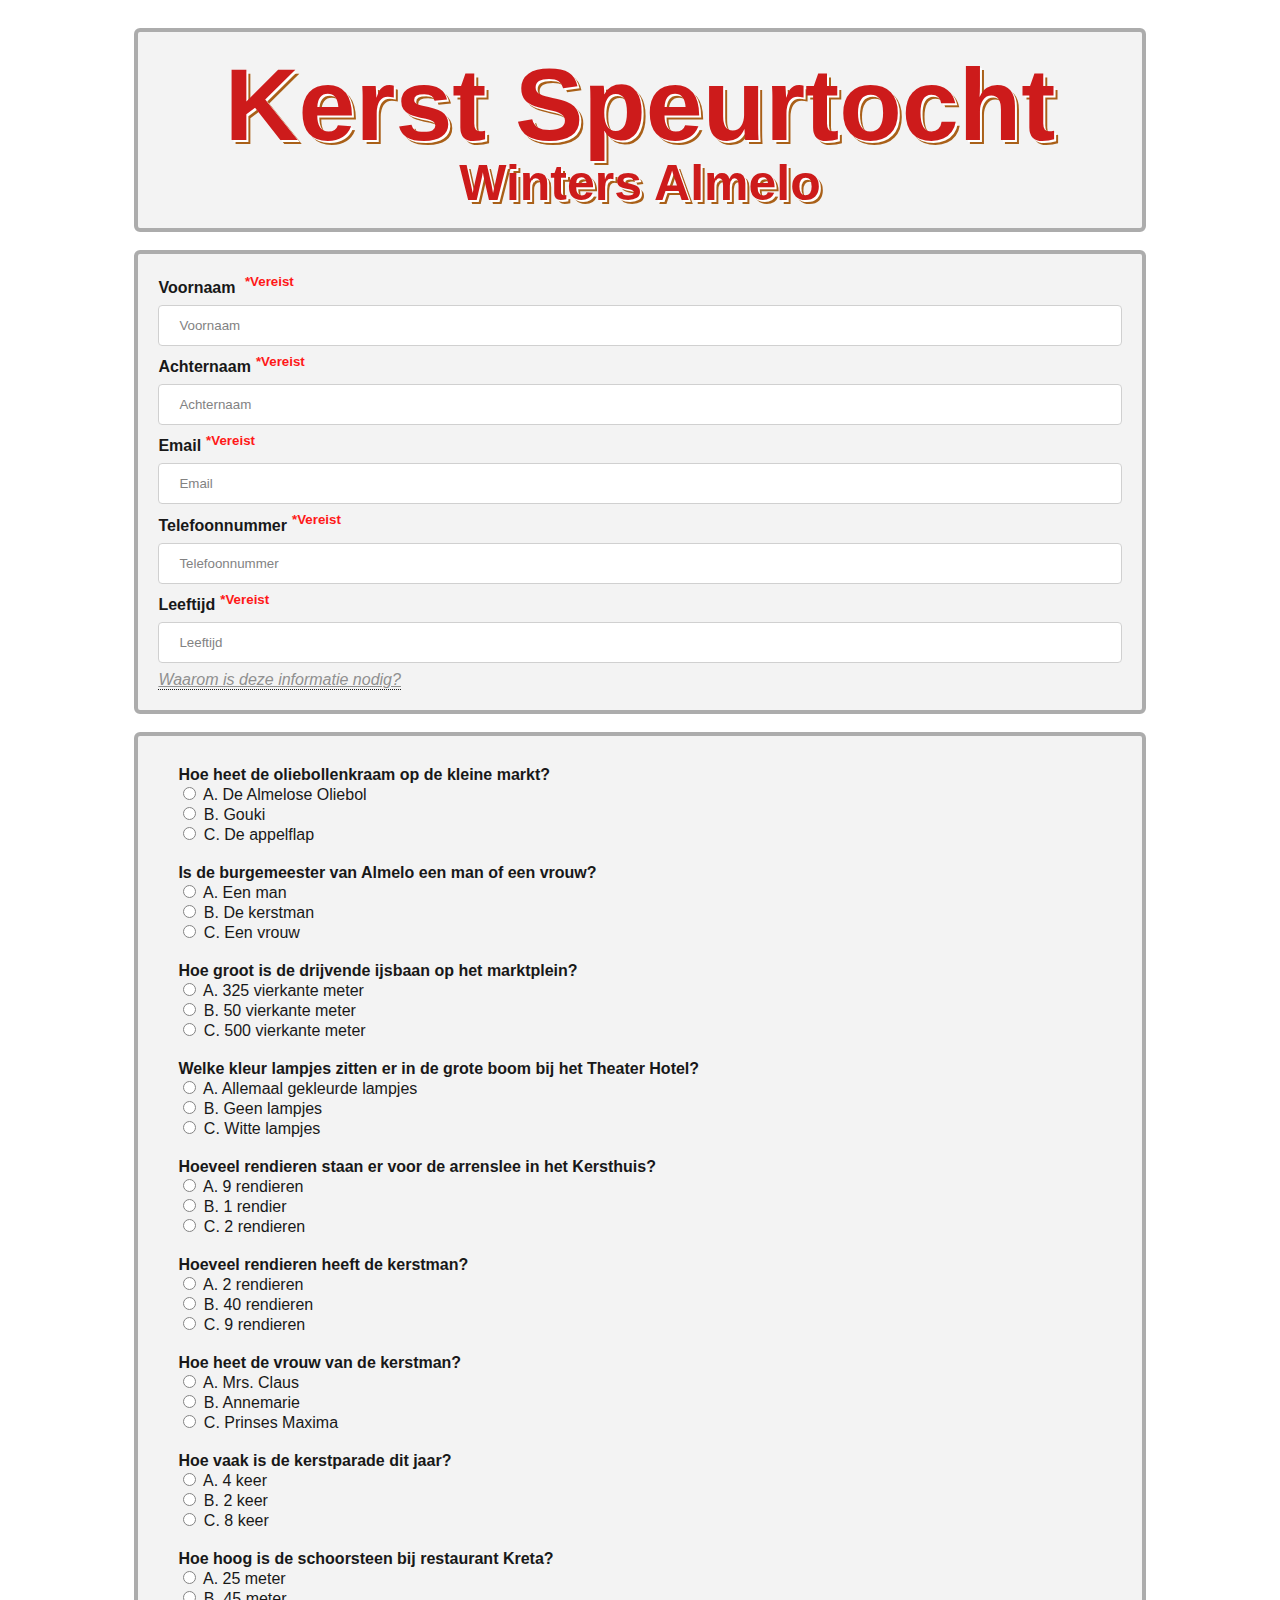
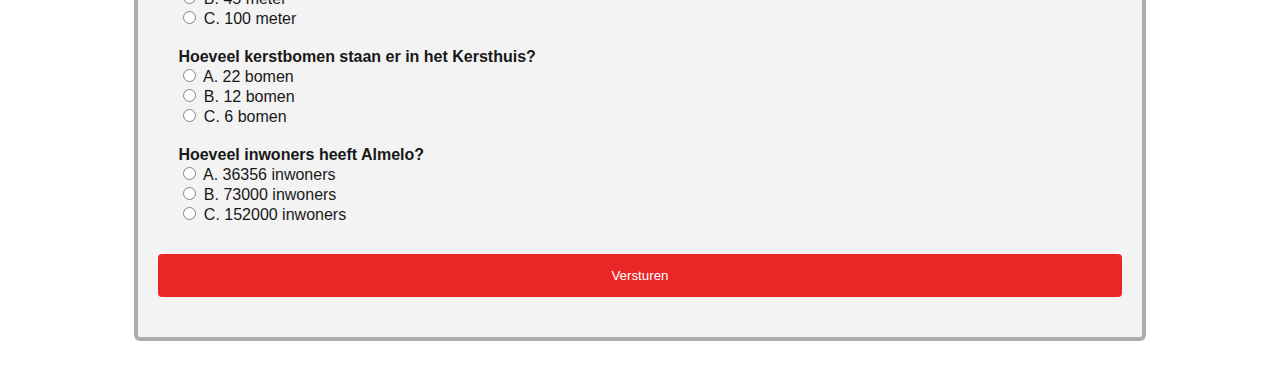
<file: input.html>
<!DOCTYPE html>
<html>
  <head>
    <meta http-equiv="content-type" content="text/html; charset=UTF-8">
    <meta http-equiv="X-UA-Compatible" content="IE=edge">
    <meta name="viewport" content="width=device-width, initial-scale=1">
    <title>Winters Almelo – Almelo Events</title>
    <meta name="robots" content="max-image-preview:large">
    <link rel="dns-prefetch" href="https://stats.wp.com/">
    <link href="https://fonts.gstatic.com/" crossorigin="" rel="preconnect">
    <link rel="stylesheet" id="fontawesome-css" href="https://almeloevents.nl/wp-content/plugins/pearl-header-builder/assets/frontend/assets/css/font-awesome.min.css?ver=1.3.6" type="text/css" media="all">
    <link rel="alternate" type="application/rss+xml" title="Almelo Events » feed" href="https://almeloevents.nl/feed/">
    <link rel="alternate" type="application/rss+xml" title="Almelo Events » reactiesfeed" href="https://almeloevents.nl/comments/feed/">
    <link rel="icon" href="https://almeloevents.nl/wp-content/uploads/2020/03/cropped-logo-1-32x32.png" sizes="32x32">
    <link rel="icon" href="https://almeloevents.nl/wp-content/uploads/2020/03/cropped-logo-1-192x192.png" sizes="192x192">
    <link rel="apple-touch-icon" href="https://almeloevents.nl/wp-content/uploads/2020/03/cropped-logo-1-180x180.png">
    <meta name="msapplication-TileImage" content="https://almeloevents.nl/wp-content/uploads/2020/03/cropped-logo-1-270x270.png">
  </head>
  <body onload="document.getElementById('inputForm').reset();">
    <div class="bodycont" style="max-width: 80%; padding-top: 20px; padding-bottom: 20px; padding-left: 10%">
      <div id="backstlt" style="
        display: flex;
        align-items: center;
        justify-content: center;
        line-height: 1;
        color: #c80303;
        font-size: 50px;
        text-shadow: 2px 2px 0px rgba(255, 255, 255, 1), 4px 4px 0px rgba(160, 79, 0, 1);
        font-weight: bold;
flex-direction: column;
align-items:center;
      "><span ;="" style="font-size: 8vw; max-width:100%; padding:2px;">Kerst Speurtocht</span>Winters Almelo</div>
      <br/>
      <form id="inputForm">
        <div class="identity" id="backstlt">
          <label for=”Voornaam” style="font-weight: 600;">Voornaam <sup style="color:#ff0000; padding-left:5px;"">*Vereist</sup></label>
          <input name="Voornaam" type="text" placeholder="Voornaam" required><br/>
          <label for=”Achternaam” style="font-weight: 600;">Achternaam<sup style="color:#ff0000; padding-left:5px;"">*Vereist</sup></label>
          <input name="Achternaam" type="text" placeholder="Achternaam" required><br/>
          <label for="Email" style="font-weight: 600;">Email<sup style="color:#ff0000; padding-left:5px;"">*Vereist</sup></label>
          <input name="Email" type="email" placeholder="Email" required><br/>
          <label for="Telefoonnummer" style="font-weight: 600;">Telefoonnummer<sup style="color:#ff0000; padding-left:5px;"">*Vereist</sup></label>
          <input name="Telefoonnummer" type="text" placeholder="Telefoonnummer" required><br/>
          <label for="Leeftijd" style="font-weight: 600;">Leeftijd<sup style="color:#ff0000; padding-left:5px;">*Vereist</sup></label>
          <input name="Leeftijd" type="text" placeholder="Leeftijd" required><br/>
          <div class="tooltip"><i>Waarom is deze informatie nodig?</i>
            <span class="tooltiptext">De ingegeven informatie:<i><ul><li>voornaam</li><li>achternaam</li><li>email</li><li>telefoonnummer</li><li>leeftijd</li></ul></i>word uitsluitend gebruikt voor deelname aan de kerstspeurtocht van Winters Almelo.<br/><br/>Deze informatie wordt enkel gebruikt om contact te kunnen leggen met betrekking tot de winactie en zal niet worden gedeeld met externe partijen.<br/><br/>De opgegeven informatie betreffend de naam van de deelnemer, mag worden vermeld op de social media pagina's van Almelo Events om de winaar van de kerstspeurtocht te vermelden.</span>
          </div> 
        </div>
        <br/>
        <div class="vragen" id="backstlt">
          <div id="vraag">
          <label>Hoe heet de oliebollenkraam op de kleine markt?</label><br/>
          <input style="padding-top:10px;" name="Antwoord #1" type="radio" value="A" required> A. De Almelose Oliebol<br/>
          <input name="Antwoord #1" type="radio" value="B" required> B. Gouki<br/>
          <input name="Antwoord #1" type="radio" value="C" required> C. De appelflap
        </div>
        <div id="vraag">
          <label>Is de burgemeester van Almelo een man of een vrouw?</label><br/>
          <input name="Antwoord #2" type="radio" value="A" required> A. Een man<br/>
          <input name="Antwoord #2" type="radio" value="B" required> B. De kerstman<br/>
          <input name="Antwoord #2" type="radio" value="C" required> C. Een vrouw
        </div>
        <div id="vraag">
          <label>Hoe groot is de drijvende ijsbaan op het marktplein?</label><br/>
          <input name="Antwoord #3" type="radio" value="A" required> A. 325 vierkante meter<br/>
          <input name="Antwoord #3" type="radio" value="B" required> B. 50 vierkante meter<br/>
          <input name="Antwoord #3" type="radio" value="C" required> C. 500 vierkante meter
        </div>
        <div id="vraag">
          <label>Welke kleur lampjes zitten er in de grote boom bij het Theater Hotel?</label><br/>
          <input name="Antwoord #4" type="radio" value="A" required> A. Allemaal gekleurde lampjes<br/>
          <input name="Antwoord #4" type="radio" value="B" required> B. Geen lampjes<br/>
          <input name="Antwoord #4" type="radio" value="C" required> C. Witte lampjes
        </div>
        <div id="vraag">
          <label>Hoeveel rendieren staan er voor de arrenslee in het Kersthuis?</label><br/>
          <input name="Antwoord #5" type="radio" value="A" required> A. 9 rendieren<br/>
          <input name="Antwoord #5" type="radio" value="B" required> B. 1 rendier<br/>
          <input name="Antwoord #5" type="radio" value="C" required> C. 2 rendieren
        </div>
        <div id="vraag">
          <label>Hoeveel rendieren heeft de kerstman?</label><br/>
          <input name="Antwoord #6" type="radio" value="A" required> A. 2 rendieren<br/>
          <input name="Antwoord #6" type="radio" value="B" required> B. 40 rendieren<br/>
          <input name="Antwoord #6" type="radio" value="C" required> C. 9 rendieren
        </div>
        <div id="vraag">
          <label>Hoe heet de vrouw van de kerstman?</label><br/>
          <input name="Antwoord #7" type="radio" value="A" required> A. Mrs. Claus<br/>
          <input name="Antwoord #7" type="radio" value="B" required> B. Annemarie<br/>
          <input name="Antwoord #7" type="radio" value="C" required> C. Prinses Maxima
        </div>
        <div id="vraag">
          <label>Hoe vaak is de kerstparade dit jaar?</label><br/>
          <input name="Antwoord #8" type="radio" value="A" required> A. 4 keer<br/>
          <input name="Antwoord #8" type="radio" value="B" required> B. 2 keer<br/>
          <input name="Antwoord #8" type="radio" value="C" required> C. 8 keer
        </div>
        <div id="vraag">
          <label>Hoe hoog is de schoorsteen bij restaurant Kreta?</label><br/>
          <input name="Antwoord #9" type="radio" value="A" required> A. 25 meter<br/>
          <input name="Antwoord #9" type="radio" value="B" required> B. 45 meter<br/>
          <input name="Antwoord #9" type="radio" value="C" required> C. 100 meter
        </div>
        <div id="vraag">
          <label>Hoeveel kerstbomen staan er in het Kersthuis?</label><br/>
          <input name="Antwoord #10" type="radio" value="A" required> A. 22 bomen<br/>
          <input name="Antwoord #10" type="radio" value="B" required> B. 12 bomen<br/>
          <input name="Antwoord #10" type="radio" value="C" required> C. 6 bomen
        </div>
        <div id="vraag">
          <label>Hoeveel inwoners heeft Almelo?</label><br/>
          <input name="Antwoord #11" type="radio" value="A" required> A. 36356 inwoners<br/>
          <input name="Antwoord #11" type="radio" value="B" required> B. 73000 inwoners<br/>
          <input name="Antwoord #11" type="radio" value="C" required> C. 152000 inwoners
        </div>
        <button type="submit" id="save" onclick="alert('Succesvol verstuurd!')">Versturen</button>
      </form>
    </div>
    <style>
      input[type=text], input[type=email], select {
        width: 100%;
        padding: 12px 20px;
        margin: 8px 0;
        display: inline-block;
        border: 1px solid #ccc;
        border-radius: 4px;
        box-sizing: border-box;
      }
      
      button[type=submit] {
        width: 100%;
        background-color: #e90f0f;
        color: white;
        padding: 14px 20px;
        margin: 20px 0 !important;
        border: none;
        border-radius: 4px;
        cursor: pointer;
        opacity: 100% !important;
      }
      
      button[type=submit]:hover {
        background-color: #c30b0b;
      }
      
      #backstlt {
        border-radius: 5px;
        background-color: #f2f2f2;
        opacity: 90%;
        padding: 20px;
        border: 4px solid #a4a4a4;
        border-radius: 6px;
      }
      
      label, * {
        font-family: "Arial";
      }

      #vraag,input {
        padding: 10px 20px;
      }
      .identity label {
        font-size:16px;
      }

      #vraag label {
        font-weight: 600;
      }

      #vraag input:first-child {
        padding-top: 50px;
      }

      body {
        background-image: url(https://loftlifestylesalon.nl/wp-content/uploads/2015/12/hd-kerst-wallpaper-met-een-brandende-kerstboom-en-sneeuw-kerst-achtergrond-foto.jpg);
        background-repeat: no-repeat;
/*         background-attachment: fixed; */
        background-size: cover;
      }

      /* Tooltip container */
      .tooltip {
        position: relative;
        display: inline-block;
        border-bottom: 1px dotted black; /* If you want dots under the hoverable text */
        color: #848484;
        text-decoration: underline;
      }

      /* Tooltip text */
      .tooltip .tooltiptext {
        visibility: hidden;
        width: 400px;
        background-color: #555;
        color: #fff;
        text-align: left;
        padding: 15px 15px;
        border-radius: 6px;
        padding-left: 12px;

        /* Position the tooltip text */
        position: absolute;
        z-index: 1;
        bottom: 125%;
        left: 50%;
        margin-left: -60px;

        /* Fade in tooltip */
        opacity: 0;
        transition: opacity 0.3s;
      }

      .tooltip ul {
        margin-left: -10px;
        margin-top: 5px;
        margin-bottom: 5px;
      }

      /* Tooltip arrow */
      .tooltip .tooltiptext::after {
        content: "";
        position: absolute;
        top: 100%;
        left: 50%;
        margin-left: -5px;
        border-width: 5px;
        border-style: solid;
        border-color: #555 transparent transparent transparent;
      }

      /* Show the tooltip text when you mouse over the tooltip container */
      .tooltip:hover .tooltiptext {
        visibility: visible;
        opacity: 1;
      } 
    </style>
    <script>
        const scriptURL = "https://script.google.com/macros/s/AKfycbzSozl-uLbGEnrO_pRQxP1PVg_XDdKCfhEBGi-312Ayf302R2DMZ2yahWTyRmYaCDh5Og/exec";

        document.forms['inputForm'].addEventListener('submit', e => {
          e.preventDefault()
          console.log(document.forms['inputForm']);
          fetch(scriptURL, { method: 'POST', mode: 'no-cors', body: new FormData(document.forms['inputForm'])})
            .then(response => {
              console.log('Succesvol verstuurd!', response)
            .catch(error => console.error('Error!', error.message))
            })
        });
    </script>
  </body>
</html>
</file>
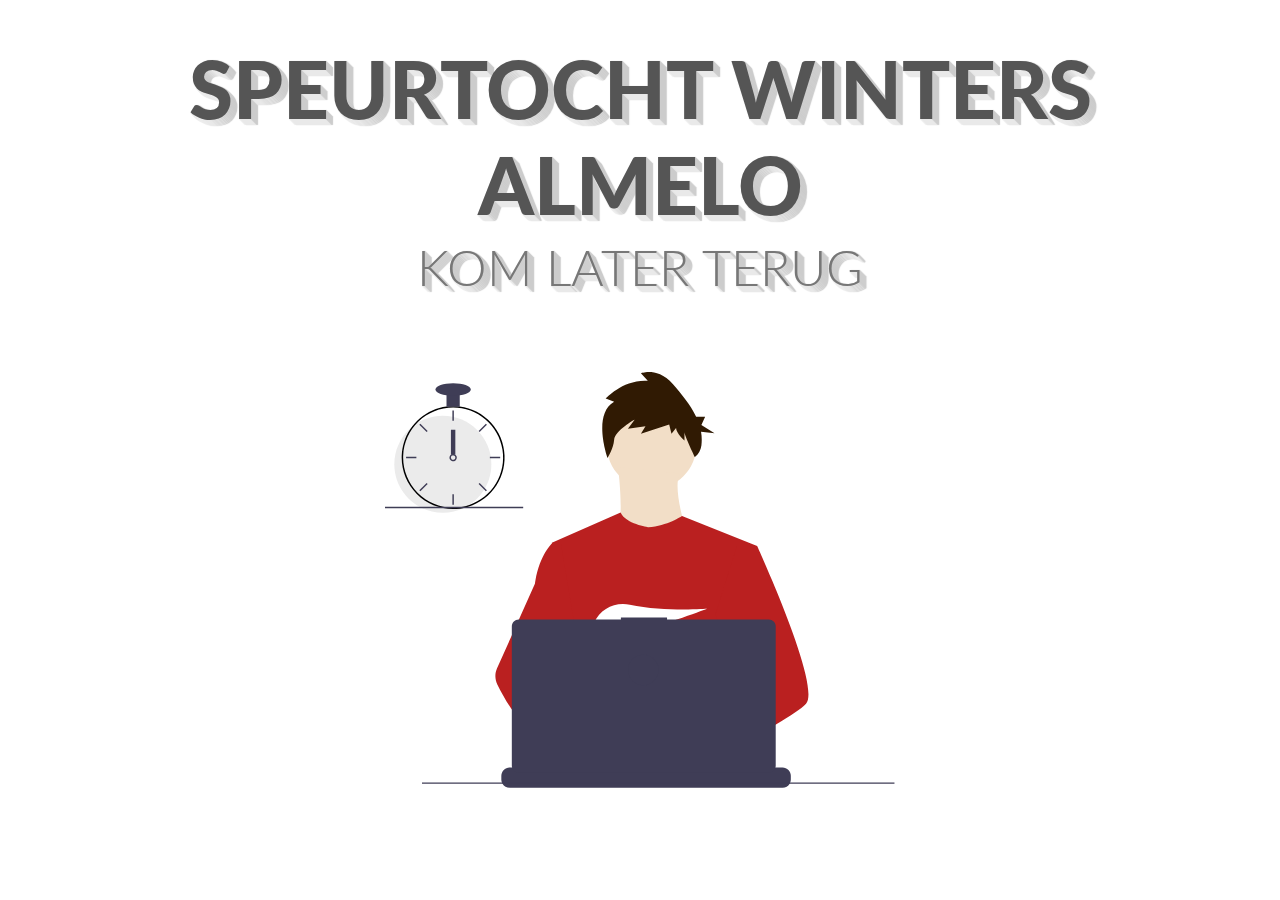
<file: maintenance.html>
<!DOCTYPE html>
<html lang="en"><head>
    <meta charset="UTF-8">
    <meta name="viewport" content="width=device-width, initial-scale=1.0">
    <meta http-equiv="X-UA-Compatible" content="ie=edge">

    <!-- Bootstrap -->
    <link rel="stylesheet" href="https://stackpath.bootstrapcdn.com/bootstrap/4.3.1/css/bootstrap.min.css" integrity="sha384-ggOyR0iXCbMQv3Xipma34MD+dH/1fQ784/j6cY/iJTQUOhcWr7x9JvoRxT2MZw1T" crossorigin="anonymous">
    <!-- Fonts -->
    <link href="https://fonts.googleapis.com/css?family=Lato:400,900&amp;display=swap" rel="stylesheet">
    <!-- Material ui icons - google web fonts -->
    <link href="https://fonts.googleapis.com/icon?family=Material+Icons" rel="stylesheet">
    <!-- CSS -->
    <link rel="stylesheet" href="style.css">
    <title>Speurtocht Almelo</title>
  </head>
  <body>
    <div class="container">
      <div class="row justify-content-center">
        <div class="col-md-10 main-title">
          <h1>Speurtocht Winters Almelo</h1>
          <h2>Kom later terug</h2>
  <!--<a href="./index2" style="padding=5px;"><h2>Bekijk de pagina</h2></a>-->

        </div>
      </div>
      <div class="row align-items-center">
        <div class="col-sm-10 col-md-6 col-lg-6 svg-img p-5">
          <svg viewBox="0 0 834 690" fill="none" xmlns="http://www.w3.org/2000/svg">
            <g id="undraw_dev_productivity_umsq 1" clip-path="url(#clip0)">
              <g id="man">
                <path id="Vector" d="M435.922 191.941C476.534 191.941 509.458 159.018 509.458 118.405C509.458 77.7923 476.534 44.869 435.922 44.869C395.309 44.869 362.385 77.7923 362.385 118.405C362.385 159.018 395.309 191.941 435.922 191.941Z" fill="#f2dec7"></path>
                <path id="Vector_2" d="M381.036 155.173C381.036 155.173 394.891 259.616 373.576 271.339C352.261 283.062 500.399 284.128 500.399 284.128C500.399 284.128 467.361 193.54 482.281 165.831L381.036 155.173Z" fill="#f2dec7"></path>
                <path id="Vector_3" d="M608.57 284.656L596.25 340.756L570.2 459.446L569.42 465.946L560.43 541.196L554.45 591.186L550.44 624.766C526.06 637.296 508.39 645.946 508.39 645.946C508.39 645.946 506.87 638.326 504.42 628.576C487.31 633.706 455.65 642.216 428.82 643.916C438.59 654.806 443.08 665.036 436.99 672.586C418.61 695.346 342.73 647.666 316.19 629.886C315.572 634.143 315.338 638.447 315.49 642.746L295.18 627.126L297.19 591.186L300.58 530.376L304.84 454.116C303.497 450.851 302.371 447.5 301.47 444.086C295.25 421.966 287.7 377.796 281.91 340.756C277.25 310.946 273.75 285.756 273.01 280.396C272.91 279.696 272.86 279.336 272.86 279.336L385.29 229.656C393.28 248.186 430.59 253.756 430.59 253.756C461.5 251.626 485.73 235.326 485.73 235.326L608.57 284.656Z" fill="#ba2020"></path>
                <path id="Vector_4" d="M374.746 48.8468L360.997 43.3423C360.997 43.3423 389.746 11.6915 429.744 14.4439L418.494 2.05865C418.494 2.05865 445.993 -8.95021 470.992 19.9482C484.134 35.1394 499.339 52.996 508.817 73.1112H523.542L517.396 86.643L538.906 100.175L516.828 97.7442C518.144 105.154 518.346 112.719 517.428 120.189C516.48 127.661 512.667 134.473 506.793 139.187C506.793 139.187 489.741 103.891 489.741 98.387V112.148C489.741 112.148 475.992 99.7631 475.992 91.5065L468.492 101.139L464.742 86.0019L418.494 101.139L425.994 88.7543L397.245 92.8826L408.495 77.7452C408.495 77.7452 375.997 95.6348 374.746 110.772C373.497 125.909 363.984 140.253 363.984 140.253C363.984 140.253 338.498 69.4885 374.746 48.8468Z" fill="#301a03"></path>
                <g id="rightHand">
                  <path id="Vector_5" d="M516.92 624.636C516.92 624.636 512.16 626.266 504.42 628.576C487.31 633.706 455.65 642.216 428.82 643.916C405.72 645.396 386.2 641.836 382.63 626.766C381.1 620.286 383.27 614.956 388 610.576C402.12 597.486 439 592.796 468.25 591.186C476.51 590.736 484.15 590.526 490.51 590.446C501.31 590.306 508.39 590.526 508.39 590.526L508.56 591.186L516.92 624.636Z" fill="#ba2020"></path>
                  <path id="Vector_6" d="M688.5 542.566C681.01 550.686 662.45 562.916 639.95 576.156C631.58 581.076 622.67 586.146 613.58 591.186C591.89 603.216 569.18 615.136 550.44 624.766C526.06 637.296 508.39 645.946 508.39 645.946C508.39 645.946 506.87 638.326 504.42 628.576C501.14 615.526 496.2 598.656 491.05 591.186C490.87 590.926 490.69 590.686 490.51 590.446C489.01 588.476 487.5 587.326 486.01 587.326L560.43 541.196L592.59 521.256L569.42 465.946L540.36 396.566L557.9 340.756L575.53 284.656H608.57C608.57 284.656 619.51 308.536 633.5 341.836C635.59 346.816 637.75 352.006 639.95 357.366C668.73 427.366 704.61 525.116 688.5 542.566Z" fill="#ba2020"></path>
                </g>
                <g id="leftHand">
                  <path id="Vector_7" d="M436.99 672.586C418.61 695.346 342.73 647.666 316.19 629.886C310.41 626.016 306.97 623.566 306.97 623.566L331.25 591.186L338.94 580.936C338.94 580.936 345.82 584.586 355.99 590.526C356.36 590.746 356.73 590.966 357.11 591.186C365.88 596.336 376.89 603.066 388 610.576C403.33 620.946 418.83 632.776 428.82 643.916C438.59 654.806 443.08 665.036 436.99 672.586Z" fill="#ba2020"></path>
                  <path id="Vector_8" d="M355.99 590.526C353.276 590.516 350.567 590.736 347.89 591.186C324.9 595.136 318.12 615.946 316.19 629.886C315.572 634.143 315.338 638.447 315.49 642.746L295.18 627.126L287.78 621.436C269.97 615.226 254.1 604.196 240.34 591.186C228.403 579.7 217.695 567.001 208.39 553.296C199.122 539.788 190.86 525.616 183.67 510.896C181.664 506.788 180.586 502.29 180.512 497.719C180.437 493.148 181.369 488.617 183.24 484.446L208.39 428.396L245.15 346.476C245.42 344.526 245.717 342.619 246.04 340.756C253.33 298.956 272.86 280.396 272.86 280.396H287.78L297.76 340.756L310.16 415.746L301.47 444.086L281.39 509.536L300.58 530.376L355.99 590.526Z" fill="#ba2020"></path>
                </g>
                <path id="Vector_9" d="M372.877 415.806L385.631 430.687C390.37 429.783 395.319 428.721 400.416 427.529L396.752 415.806L405.71 426.256C459.707 412.976 526.637 387.155 526.637 387.155C526.637 387.155 454.38 392.453 400.428 380.666C376.558 375.451 351.998 387.284 342.202 409.669C336.509 422.679 337.403 433.952 357.596 433.952C364.419 433.835 371.224 433.195 377.949 432.037L372.877 415.806Z" fill="#ffffff"></path>
              </g>
              <g id="allOther">
                <path id="Vector_10" d="M663.65 660.386V666.456C663.654 668.122 663.345 669.774 662.74 671.326C662.472 672.018 662.147 672.687 661.77 673.326C660.579 675.327 658.887 676.983 656.863 678.133C654.838 679.283 652.549 679.887 650.22 679.886H203.67C201.342 679.887 199.053 679.283 197.028 678.133C195.003 676.983 193.312 675.327 192.12 673.326C191.743 672.687 191.419 672.018 191.15 671.326C190.546 669.774 190.237 668.122 190.24 666.456V660.386C190.24 658.622 190.587 656.876 191.262 655.246C191.936 653.616 192.926 652.136 194.173 650.889C195.42 649.641 196.901 648.652 198.53 647.977C200.16 647.303 201.907 646.956 203.67 646.956H229.41V644.126C229.41 644.053 229.425 643.98 229.453 643.912C229.481 643.844 229.522 643.782 229.574 643.73C229.626 643.678 229.688 643.637 229.756 643.608C229.824 643.58 229.897 643.566 229.97 643.566H243.4C243.474 643.566 243.547 643.58 243.615 643.608C243.683 643.637 243.745 643.678 243.797 643.73C243.849 643.782 243.89 643.844 243.918 643.912C243.946 643.98 243.96 644.053 243.96 644.126V646.956H252.35V644.126C252.35 644.053 252.365 643.98 252.393 643.912C252.421 643.844 252.462 643.782 252.514 643.73C252.566 643.678 252.628 643.637 252.696 643.608C252.764 643.58 252.837 643.566 252.91 643.566H266.34C266.414 643.566 266.487 643.58 266.555 643.608C266.623 643.637 266.684 643.678 266.736 643.73C266.789 643.782 266.83 643.844 266.858 643.912C266.886 643.98 266.9 644.053 266.9 644.126V646.956H275.3V644.126C275.3 644.053 275.315 643.98 275.343 643.912C275.371 643.844 275.412 643.782 275.464 643.73C275.516 643.678 275.578 643.637 275.646 643.608C275.714 643.58 275.787 643.566 275.86 643.566H289.29C289.364 643.566 289.437 643.58 289.505 643.608C289.573 643.637 289.634 643.678 289.687 643.73C289.739 643.782 289.78 643.844 289.808 643.912C289.836 643.98 289.85 644.053 289.85 644.126V646.956H298.24V644.126C298.24 644.053 298.255 643.98 298.283 643.912C298.311 643.844 298.352 643.782 298.404 643.73C298.456 643.678 298.518 643.637 298.586 643.608C298.654 643.58 298.727 643.566 298.8 643.566H312.23C312.304 643.566 312.377 643.58 312.445 643.608C312.513 643.637 312.574 643.678 312.626 643.73C312.679 643.782 312.72 643.844 312.748 643.912C312.776 643.98 312.79 644.053 312.79 644.126V646.956H321.18V644.126C321.18 644.053 321.195 643.98 321.223 643.912C321.251 643.844 321.292 643.782 321.344 643.73C321.396 643.678 321.458 643.637 321.526 643.608C321.594 643.58 321.667 643.566 321.74 643.566H335.17C335.244 643.566 335.317 643.58 335.385 643.608C335.453 643.637 335.514 643.678 335.566 643.73C335.619 643.782 335.66 643.844 335.688 643.912C335.716 643.98 335.73 644.053 335.73 644.126V646.956H344.13V644.126C344.13 644.053 344.145 643.98 344.173 643.912C344.201 643.844 344.242 643.782 344.294 643.73C344.346 643.678 344.408 643.637 344.476 643.608C344.544 643.58 344.617 643.566 344.69 643.566H358.12C358.194 643.566 358.267 643.58 358.335 643.608C358.403 643.637 358.464 643.678 358.516 643.73C358.569 643.782 358.61 643.844 358.638 643.912C358.666 643.98 358.68 644.053 358.68 644.126V646.956H367.07V644.126C367.07 644.053 367.085 643.98 367.113 643.912C367.141 643.844 367.182 643.782 367.234 643.73C367.286 643.678 367.348 643.637 367.416 643.608C367.484 643.58 367.557 643.566 367.63 643.566H472.83C472.904 643.566 472.977 643.58 473.045 643.608C473.113 643.637 473.174 643.678 473.227 643.73C473.279 643.782 473.32 643.844 473.348 643.912C473.376 643.98 473.39 644.053 473.39 644.126V646.956H481.79V644.126C481.79 644.053 481.805 643.98 481.833 643.912C481.861 643.844 481.902 643.782 481.954 643.73C482.006 643.678 482.068 643.637 482.136 643.608C482.204 643.58 482.277 643.566 482.35 643.566H495.78C495.928 643.568 496.07 643.627 496.175 643.732C496.279 643.836 496.339 643.978 496.34 644.126V646.956H504.73V644.126C504.73 644.053 504.745 643.98 504.773 643.912C504.801 643.844 504.842 643.782 504.894 643.73C504.946 643.678 505.008 643.637 505.076 643.608C505.144 643.58 505.217 643.566 505.29 643.566H518.72C518.794 643.566 518.867 643.58 518.935 643.608C519.003 643.637 519.065 643.678 519.117 643.73C519.169 643.782 519.21 643.844 519.238 643.912C519.266 643.98 519.28 644.053 519.28 644.126V646.956H527.67V644.126C527.67 644.053 527.685 643.98 527.713 643.912C527.741 643.844 527.782 643.782 527.834 643.73C527.886 643.678 527.948 643.637 528.016 643.608C528.084 643.58 528.157 643.566 528.23 643.566H541.66C541.734 643.566 541.807 643.58 541.875 643.608C541.943 643.637 542.005 643.678 542.057 643.73C542.109 643.782 542.15 643.844 542.178 643.912C542.206 643.98 542.22 644.053 542.22 644.126V646.956H550.62V644.126C550.62 644.053 550.635 643.98 550.663 643.912C550.691 643.844 550.732 643.782 550.784 643.73C550.836 643.678 550.898 643.637 550.966 643.608C551.034 643.58 551.107 643.566 551.18 643.566H564.61C564.757 643.568 564.898 643.628 565.001 643.733C565.104 643.838 565.161 643.979 565.16 644.126V646.956H573.56V644.126C573.56 644.053 573.575 643.98 573.603 643.912C573.631 643.844 573.672 643.782 573.724 643.73C573.776 643.678 573.838 643.637 573.906 643.608C573.974 643.58 574.047 643.566 574.12 643.566H587.55C587.624 643.566 587.697 643.58 587.765 643.608C587.833 643.637 587.895 643.678 587.947 643.73C587.999 643.782 588.04 643.844 588.068 643.912C588.096 643.98 588.111 644.053 588.11 644.126V646.956H596.5V644.126C596.5 644.053 596.515 643.98 596.543 643.912C596.571 643.844 596.612 643.782 596.664 643.73C596.716 643.678 596.778 643.637 596.846 643.608C596.914 643.58 596.987 643.566 597.06 643.566H610.49C610.564 643.566 610.637 643.58 610.705 643.608C610.773 643.637 610.835 643.678 610.887 643.73C610.939 643.782 610.98 643.844 611.008 643.912C611.036 643.98 611.051 644.053 611.05 644.126V646.956H650.22C651.984 646.956 653.731 647.303 655.36 647.977C656.99 648.652 658.471 649.641 659.718 650.889C660.965 652.136 661.954 653.616 662.629 655.246C663.304 656.876 663.651 658.622 663.65 660.386Z" fill="#3F3D56"></path>
                <path id="Vector_11" d="M833.5 671.326H60.5002V673.326H833.5V671.326Z" fill="#3F3D56"></path>
                <path id="Vector_12" d="M627.695 404.757H461.252V401.326H385.78V404.757H218.651C215.665 404.757 212.801 405.943 210.69 408.054C208.579 410.166 207.392 413.029 207.392 416.015V643.927C207.392 646.913 208.578 649.776 210.69 651.888C212.801 653.999 215.665 655.185 218.651 655.185H627.695C630.68 655.185 633.544 653.999 635.656 651.888C637.767 649.776 638.953 646.913 638.953 643.927V416.015C638.953 414.537 638.662 413.073 638.096 411.707C637.53 410.341 636.701 409.1 635.656 408.054C634.61 407.009 633.369 406.179 632.003 405.614C630.637 405.048 629.173 404.757 627.695 404.757Z" fill="#3F3D56"></path>
                
                
                
                
                <path id="Vector_17" d="M94.5801 230.113C138.399 230.113 173.921 194.591 173.921 150.773C173.921 106.954 138.399 71.4324 94.5801 71.4324C50.7616 71.4324 15.2396 106.954 15.2396 150.773C15.2396 194.591 50.7616 230.113 94.5801 230.113Z" fill="#ebebeb"></path>
                <path id="Vector_18" d="M122.229 56.49C115.045 55.5764 107.775 55.5764 100.591 56.49C84.5863 58.5914 69.5206 65.2399 57.1812 75.6466C44.8419 86.0533 35.747 99.7814 30.9756 115.202C28.8056 122.229 27.5767 129.514 27.3211 136.864C27.2851 137.886 27.261 138.92 27.261 139.954C27.2833 162.265 36.1561 183.655 51.9323 199.431C67.7084 215.208 89.0991 224.08 111.41 224.103C113.201 224.103 114.992 224.043 116.759 223.934C120.908 223.674 125.03 223.103 129.093 222.227C148.495 218.055 165.798 207.161 177.947 191.468C190.096 175.776 196.308 156.295 195.487 136.467C194.666 116.638 186.864 97.7381 173.459 83.104C160.054 68.4699 141.909 59.0436 122.229 56.49H122.229ZM137.748 217.347H137.736C130.959 219.659 123.905 221.062 116.759 221.518C114.992 221.638 113.201 221.698 111.41 221.698C89.7379 221.672 68.9613 213.051 53.6369 197.727C38.3126 182.402 29.6917 161.626 29.6652 139.954C29.6652 138.92 29.6892 137.886 29.7253 136.864C30.5517 115.744 39.5159 95.7617 54.7414 81.1009C69.9669 66.4401 90.2733 58.2371 111.41 58.209C130.776 58.2101 149.513 65.0866 164.283 77.6132C179.052 90.1399 188.895 107.503 192.057 126.61C195.22 145.716 191.496 165.325 181.55 181.942C171.604 198.559 156.082 211.106 137.748 217.347H137.748Z" fill="#000000"></path>
                <path id="Vector_19" d="M112.612 63.0175H110.208V79.8473H112.612V63.0175Z" fill="#3F3D56"></path>
                <path id="Vector_20" d="M57.8578 84.7016L56.1577 86.4017L68.0582 98.3021L69.7582 96.6021L57.8578 84.7016Z" fill="#3F3D56"></path>
                <path id="Vector_21" d="M34.4738 138.752V141.156H51.3035V138.752H34.4738Z" fill="#3F3D56"></path>
                <path id="Vector_22" d="M56.1577 193.506L57.8578 195.206L69.7582 183.305L68.0582 181.605L56.1577 193.506Z" fill="#3F3D56"></path>
                <path id="Vector_23" d="M153.061 96.602L154.762 98.3021L166.662 86.4016L164.962 84.7016L153.061 96.602Z" fill="#3F3D56"></path>
                <path id="Vector_24" d="M171.516 138.752V141.156H188.346V138.752H171.516Z" fill="#3F3D56"></path>
                <path id="Vector_25" d="M154.762 181.605L153.061 183.305L164.962 195.206L166.662 193.506L154.762 181.605Z" fill="#3F3D56"></path>
                <path id="Vector_26" d="M112.612 200.06H110.208V216.89H112.612V200.06Z" fill="#3F3D56"></path>
                <path id="Vector_27" d="M122.229 35.3686H100.591V57.0069H122.229V35.3686Z" fill="#3F3D56"></path>
                <path id="Vector_28" d="M111.41 38.975C127.344 38.975 140.261 34.4002 140.261 28.7569C140.261 23.1136 127.344 18.5388 111.41 18.5388C95.4759 18.5388 82.5588 23.1136 82.5588 28.7569C82.5588 34.4002 95.4759 38.975 111.41 38.975Z" fill="#3F3D56"></path>
                <path id="Vector_29" d="M226 220.44H0V222.844H226V220.44Z" fill="#3F3D56"></path>
              </g>
              <g id="clock">
                <path id="Vector_30" d="M115.016 94.2729H107.803V135.145H115.016V94.2729Z" fill="#3F3D56"></path>
                <path id="Vector_31" d="M115.016 135.145C113.976 134.365 112.71 133.943 111.41 133.943C110.109 133.943 108.844 134.365 107.803 135.145C107.091 135.686 106.505 136.375 106.084 137.165C105.552 138.181 105.322 139.329 105.421 140.473C105.52 141.616 105.944 142.707 106.643 143.617C107.343 144.527 108.288 145.218 109.368 145.608C110.447 145.998 111.616 146.07 112.735 145.817C113.855 145.564 114.878 144.996 115.685 144.179C116.492 143.363 117.048 142.333 117.288 141.211C117.528 140.088 117.441 138.921 117.039 137.846C116.636 136.771 115.934 135.834 115.016 135.145H115.016ZM111.41 143.56C110.454 143.557 109.539 143.176 108.863 142.501C108.187 141.825 107.806 140.909 107.803 139.954C107.808 139.224 108.03 138.513 108.441 137.91C108.793 137.4 109.271 136.989 109.828 136.718C110.385 136.447 111.003 136.324 111.622 136.361C112.241 136.398 112.84 136.595 113.361 136.931C113.881 137.267 114.306 137.732 114.595 138.281C114.883 138.83 115.025 139.444 115.007 140.063C114.988 140.683 114.811 141.288 114.49 141.818C114.17 142.349 113.718 142.788 113.179 143.093C112.639 143.399 112.03 143.559 111.41 143.56V143.56Z" fill="#3F3D56"></path>
              </g>
              
              
              <g id="pc-circle">
                <path id="Vector_36" d="M422.5 512.326C436.307 512.326 447.5 501.133 447.5 487.326C447.5 473.519 436.307 462.326 422.5 462.326C408.693 462.326 397.5 473.519 397.5 487.326C397.5 501.133 408.693 512.326 422.5 512.326Z" fill="#3F3D56"></path>
              </g>
            </g>
            <defs>
              <clipPath id="clip0">
                <rect width="833.5" height="689.223" fill="white"></rect>
              </clipPath>
            </defs>
          </svg>
        </div>
      </div>
     
    </div>
      

    <!-- Optional JavaScript -->
    <!-- jQuery first, then Popper.js, then Bootstrap JS -->
    <script src="https://code.jquery.com/jquery-3.3.1.slim.min.js" integrity="sha384-q8i/X+965DzO0rT7abK41JStQIAqVgRVzpbzo5smXKp4YfRvH+8abtTE1Pi6jizo" crossorigin="anonymous"></script>
    <script src="https://cdnjs.cloudflare.com/ajax/libs/popper.js/1.14.3/umd/popper.min.js" integrity="sha384-ZMP7rVo3mIykV+2+9J3UJ46jBk0WLaUAdn689aCwoqbBJiSnjAK/l8WvCWPIPm49" crossorigin="anonymous"></script>
    <script src="https://stackpath.bootstrapcdn.com/bootstrap/4.1.3/js/bootstrap.min.js" integrity="sha384-ChfqqxuZUCnJSK3+MXmPNIyE6ZbWh2IMqE241rYiqJxyMiZ6OW/JmZQ5stwEULTy" crossorigin="anonymous"></script>
  



</body></html>
</file>
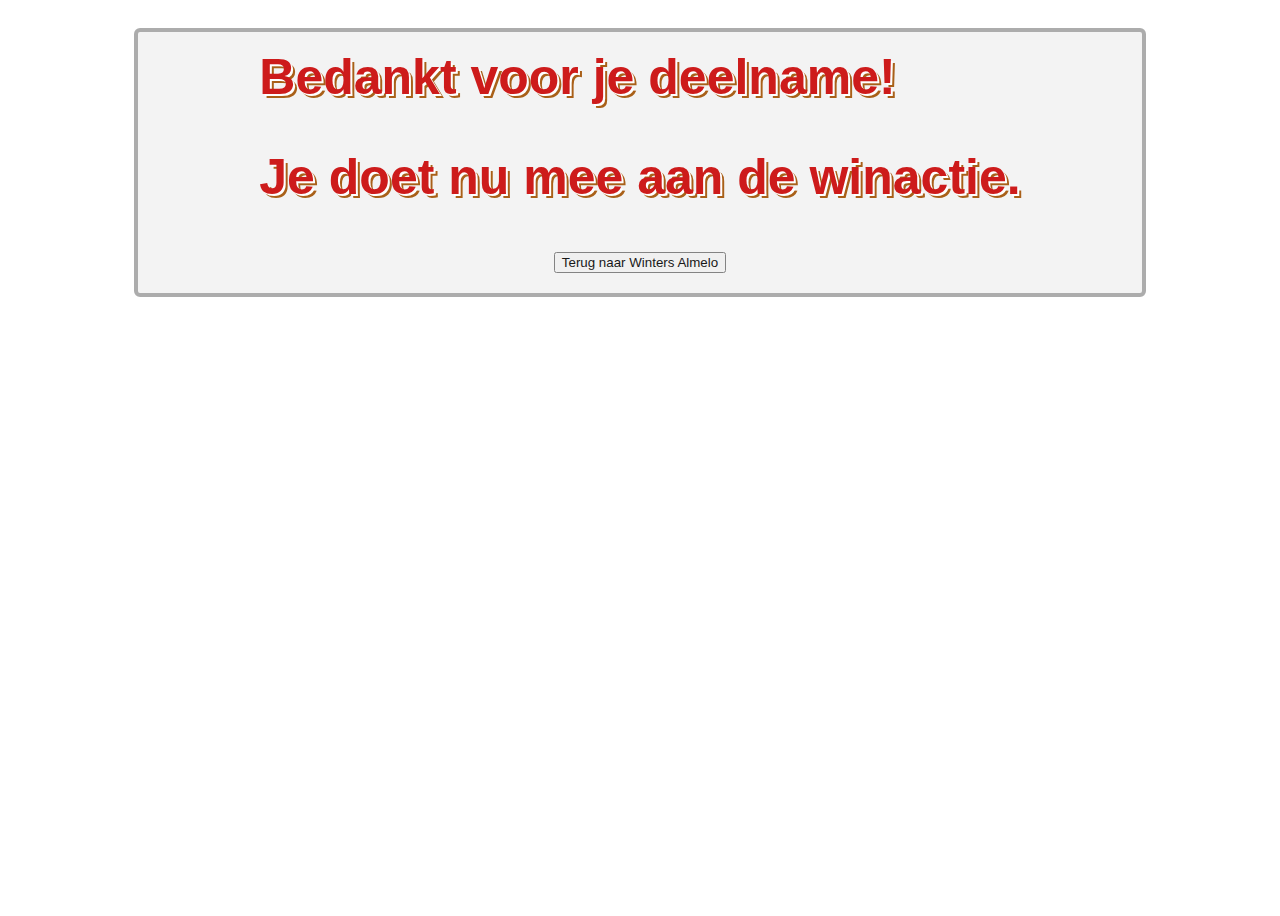
<file: succes.html>
<!DOCTYPE html>
<html>
  <head>
    <meta http-equiv="content-type" content="text/html; charset=UTF-8">
    <meta http-equiv="X-UA-Compatible" content="IE=edge">
    <meta name="viewport" content="width=device-width, initial-scale=1">
    <title>Winters Almelo – Almelo Events</title>
    <meta name="robots" content="max-image-preview:large">
    <link rel="dns-prefetch" href="https://stats.wp.com/">
    <link href="https://fonts.gstatic.com/" crossorigin="" rel="preconnect">
    <link rel="stylesheet" id="fontawesome-css" href="https://almeloevents.nl/wp-content/plugins/pearl-header-builder/assets/frontend/assets/css/font-awesome.min.css?ver=1.3.6" type="text/css" media="all">
    <link rel="alternate" type="application/rss+xml" title="Almelo Events » feed" href="https://almeloevents.nl/feed/">
    <link rel="alternate" type="application/rss+xml" title="Almelo Events » reactiesfeed" href="https://almeloevents.nl/comments/feed/">
    <link rel="icon" href="https://almeloevents.nl/wp-content/uploads/2020/03/cropped-logo-1-32x32.png" sizes="32x32">
    <link rel="icon" href="https://almeloevents.nl/wp-content/uploads/2020/03/cropped-logo-1-192x192.png" sizes="192x192">
    <link rel="apple-touch-icon" href="https://almeloevents.nl/wp-content/uploads/2020/03/cropped-logo-1-180x180.png">
    <meta name="msapplication-TileImage" content="https://almeloevents.nl/wp-content/uploads/2020/03/cropped-logo-1-270x270.png">
  </head>
  <body>
    <div class="bodycont" style="max-width: 80%; padding-top: 20px; padding-bottom: 20px; padding-left: 10%">
      <div id="backstlt" style="
        display: flex;
        align-items: center;
        justify-content: center;
        line-height: 1;
        color: #c80303;
        font-size: 50px;
        height: 100%;
        text-shadow: 2px 2px 0px rgba(255, 255, 255, 1), 4px 4px 0px rgba(160, 79, 0, 1);
        font-weight: bold;
flex-direction: column;
align-items:center;
      ">Bedankt voor je deelname!<br/><br/>Je doet nu mee aan de winactie.<br/><br/><button action="submit" onclick="windows.location.href('https://speurtochtalmelo.nl/')">Terug naar Winters Almelo</button>
</div>
      <br/>
    </div>
    <style>
      input[type=text], input[type=email], select {
        width: 100%;
        padding: 12px 20px;
        margin: 8px 0;
        display: inline-block;
        border: 1px solid #ccc;
        border-radius: 4px;
        box-sizing: border-box;
      }
      
      button[type=submit] {
        width: 100%;
        background-color: #e90f0f;
        color: white;
        padding: 14px 20px;
        margin: 20px 0 !important;
        border: none;
        border-radius: 4px;
        cursor: pointer;
        opacity: 100% !important;
      }
      
      button[type=submit]:hover {
        background-color: #c30b0b;
      }
      
      #backstlt {
        border-radius: 5px;
        background-color: #f2f2f2;
        opacity: 90%;
        padding: 20px;
        border: 4px solid #a4a4a4;
        border-radius: 6px;
      }
      
      label, * {
        font-family: "Arial";
      }

      #vraag,input {
        padding: 10px 20px;
      }
      .identity label {
        font-size:16px;
      }

      #vraag label {
        font-weight: 600;
      }

      #vraag input:first-child {
        padding-top: 50px;
      }

      body {
        background-image: url(https://loftlifestylesalon.nl/wp-content/uploads/2015/12/hd-kerst-wallpaper-met-een-brandende-kerstboom-en-sneeuw-kerst-achtergrond-foto.jpg);
        background-repeat: no-repeat;
/*         background-attachment: fixed; */
        background-size: cover;
        height: 100vh;
      }

      /* Tooltip container */
      .tooltip {
        position: relative;
        display: inline-block;
        border-bottom: 1px dotted black; /* If you want dots under the hoverable text */
        color: #848484;
        text-decoration: underline;
      }

      /* Tooltip text */
      .tooltip .tooltiptext {
        visibility: hidden;
        width: 400px;
        background-color: #555;
        color: #fff;
        text-align: left;
        padding: 15px 15px;
        border-radius: 6px;
        padding-left: 12px;

        /* Position the tooltip text */
        position: absolute;
        z-index: 1;
        bottom: 125%;
        left: 50%;
        margin-left: -60px;

        /* Fade in tooltip */
        opacity: 0;
        transition: opacity 0.3s;
      }

      .tooltip ul {
        margin-left: -10px;
        margin-top: 5px;
        margin-bottom: 5px;
      }

      /* Tooltip arrow */
      .tooltip .tooltiptext::after {
        content: "";
        position: absolute;
        top: 100%;
        left: 50%;
        margin-left: -5px;
        border-width: 5px;
        border-style: solid;
        border-color: #555 transparent transparent transparent;
      }

      /* Show the tooltip text when you mouse over the tooltip container */
      .tooltip:hover .tooltiptext {
        visibility: visible;
        opacity: 1;
      } 
    </style>
    <script>
        const scriptURL = "https://script.google.com/macros/s/AKfycbzSozl-uLbGEnrO_pRQxP1PVg_XDdKCfhEBGi-312Ayf302R2DMZ2yahWTyRmYaCDh5Og/exec";

        document.forms['inputForm'].addEventListener('submit', e => {
          e.preventDefault()
          console.log(document.forms['inputForm']);
          fetch(scriptURL, { method: 'POST', mode: 'no-cors', body: new FormData(document.forms['inputForm'])})
            .then(response => {
              console.log('Succesvol verstuurd!', response)
            .catch(error => console.error('Error!', error.message))
            })
        });
    </script>
  </body>
</html>
</file>
<file: style.css>
*{
    margin: 0;
    padding: 0;
    box-sizing: border-box;
}

html{
    font-size: 62.5%; /* 1rem = 10px */
}

body{
    font-family: "Lato", sans-serif;
    font-weight: 400;
    line-height: 1.7;
    color: #777;
    
}

.main-title{
    text-align: center;
    margin-top: 4rem;
    margin-bottom: 8rem;
    text-shadow: 
    1px 0px 1px #ccc, 0px 1px 1px #eee, 
    2px 1px 1px #ccc, 1px 2px 1px #eee,
    3px 2px 1px #ccc, 2px 3px 1px #eee,
    4px 3px 1px #ccc, 3px 4px 1px #eee,
    5px 4px 1px #ccc, 4px 5px 1px #eee,
    6px 5px 1px #ccc, 5px 6px 1px #eee,
    7px 6px 1px #ccc;
}

.main-title h1{
    font-size: 7rem;
    text-transform: uppercase;
    font-weight: 800;
    color: #555;
}

.main-title h2{
    font-size: 4rem;
    font-weight: 300;
    text-transform: uppercase;
}

.svg-img{
   display: block;
   margin: auto;
}

svg{
    display: block;
   margin: auto;
}

#clock{
    animation: clockHand 5s infinite linear;
    
    
    transform-box: fill-box;
    transform-origin: bottom;
}

#leftTree, #righTree{
    animation: tree 2s ease-in-out infinite alternate;
    transform-box: fill-box;
    transform-origin: bottom;
}

#man{
    animation: manBody 1s ease-in-out infinite alternate;
    transform-box: fill-box;
    transform-origin: bottom;
}

#pc-circle{
    fill: #6ace66;
    stroke-width: 4;
    animation: change-light 4s linear infinite alternate;
}

.footer {
    position: absolute;
    bottom: 0;
    width: 100%;
    height: 35px;
    line-height: 35px;
    background-color: #f5f5f5;
    font-size: 1.3rem;
}

@keyframes clockHand{
    from{
        transform: rotateZ(0deg);
    }
    from{
        transform: rotateZ(-360deg);
    }
}

@keyframes manBody{
    from{
        transform: rotateX(0deg);
    }
    to{
        transform: rotateX(10deg);
    }
}

@keyframes tree{
    from{
        transform: rotateZ(10deg);
    }
    to{
        transform: rotateZ(-20deg);
    }
}

@keyframes change-light {
    0% {
        stroke: #cd61f8;
      }
      25% {
        stroke: #6ace66;
      }
      75% {
        stroke: #2995c0;
      }
      100% {
        stroke: #e92949;
      }
  }

  /* Media Queries */

  @media (min-width: 640px){
    .main-title h1{
        font-size: 5rem;
        text-transform: uppercase;
        font-weight: 700;
        color: #555;
    }
    
    .main-title h2{
        font-size: 3rem;
        font-weight: 300;
        text-transform: uppercase;
    }
    
     
    }
     
    @media (min-width: 768px){
        .main-title h1{
            font-size: 6rem;
            text-transform: uppercase;
            font-weight: 800;
            color: #555;
        }
        
        .main-title h2{
            font-size: 4rem;
            font-weight: 300;
            text-transform: uppercase;
        }
    
     
    }
     
    @media (min-width: 1024px){
     
        .main-title h1{
            font-size: 7rem;
            text-transform: uppercase;
            font-weight: 900;
            color: #555;
        }
        
        .main-title h2{
            font-size: 5rem;
            font-weight: 300;
            text-transform: uppercase;
        }
     
    }
     
    @media (min-width: 1200px){
     
        .main-title h1{
            font-size: 8rem;
            text-transform: uppercase;
            font-weight: 900;
            color: #555;
        }
        
        .main-title h2{
            font-size: 5rem;
            font-weight: 300;
            text-transform: uppercase;
        }

        .main-title{
            text-align: center;
            margin-top: 4rem;
            margin-bottom: 4rem;
        }
        
     
    }
</file>
